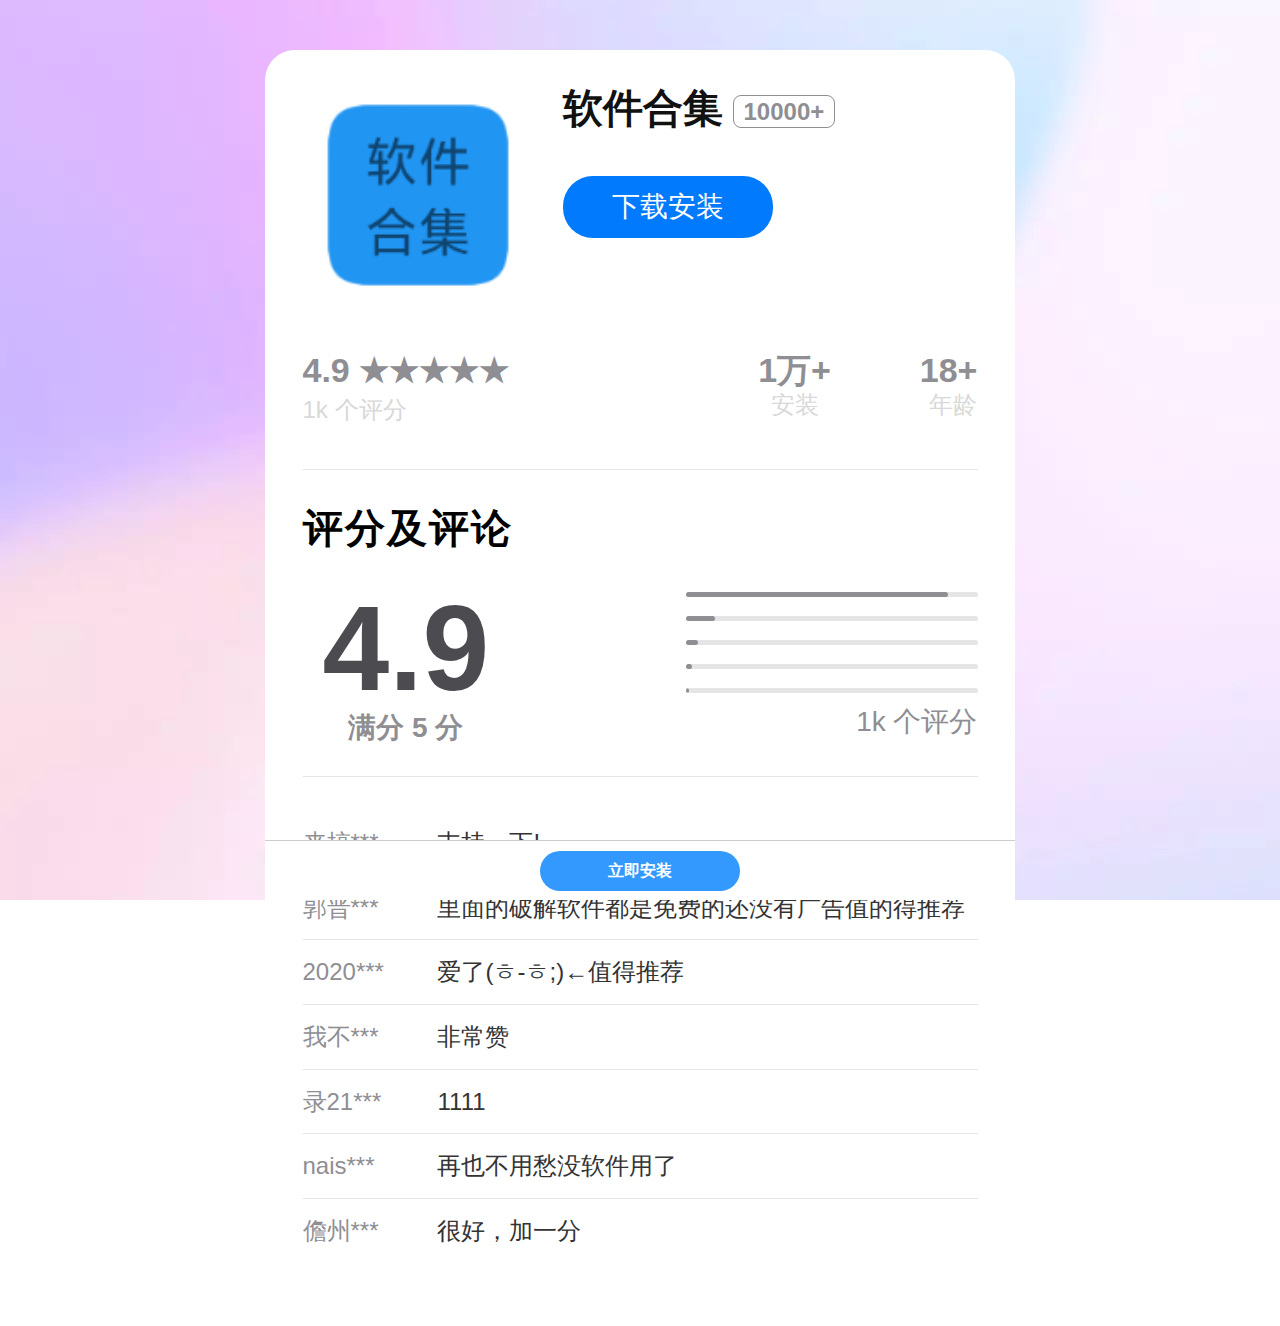
<file: index.html>
﻿<!doctype html>
<html>
<head design-width="750">
<meta http-equiv="Content-Type" content="text/html; charset=utf-8">
<meta name="viewport" content="width=device-width,minimum-scale=1.0,maximum-scale=1.0,user-scalable=no">
<meta name="apple-mobile-web-app-capable" content="yes">
<meta name="apple-mobile-web-app-status-bar-style" content="black">
<meta name="format-detection" content="telephone=no">
<meta http-equiv="Cache-Control" content="no-cache, no-store, must-revalidate" />
<meta http-equiv="Pragma" content="no-cache" />
<meta http-equiv="Expires" content="0" />
<title>app下载</title>
<link rel="stylesheet" href="style/css/reset.css"><!--重置样式-->
<link rel="stylesheet" href="style/css/style.css"><!--页面样式-->
<link rel="stylesheet" href="style/css/swiper.min.css">
<script src="style/js/auto-size.js"></script><!--设置字体大小-->
<script src="style/js/jquery.datetimepicker.fulls.js"></script>
</head>
<body ontouchstart onmouseover style="background:#FFFFFF;">
    <div id="w" style="width:100%; height:100%; position:fixed; z-index:-1; background:url(style/images/img/qq.jpg) no-repeat center top;"></div>
	<div class="mobile-wrap center" style="position:absolute; top:50px; left:0; right:0; margin:0 auto; max-width:750px; background:#FFFFFF; border-radius:30px 30px 0 0; width:96%; overflow:hidden;">
        <main>
        	<div class="appItem">
        		<div class="left"><img src="style/img/logo.png" alt></div>
        		<div class="right">
        			<strong>软件合集<span>10000+</span></strong>
        			<!--<p>更的免费破解APP请下载软件合集<br>
					点击安装即可下载</p>-->
        			<div class="installBox">
        				<a class="down" href="javascript:;">下载安装</a>
        			</div>
        		</div>
        		<div class="appTip">
        			<div class="score">
        			<div class="star">4.9 ★★★★★<var></var></div>
        				<p>1k 个评分</p>
        			</div>
        			<div class="centerBox">
						<b>1万+</b>
						<p>安装</p>
					</div>
        			<div class="age">
        				<b>18+</b>
        				<p>年龄</p>
        			</div>
        		</div>
        	</div>
        	<div class="comment">
        		<strong class="publicTitle">评分及评论</strong>
        		<div class="left">
        		    <b>4.9</b>
        			<p>满分 5 分</p>
        		</div>
        		<div class="right">
        			<div class="star_row">
        				<span class="s1"><i></i></span>
        				<div class="lineBox"><var class="v1"></var></div>
        			</div>
        			<div class="star_row">
        				<span class="s2"><i></i></span>
        				<div class="lineBox"><var class="v2"></var></div>
        			</div>
        			<div class="star_row">
        				<span class="s3"><i></i></span>
        				<div class="lineBox"><var class="v3"></var></div>
        			</div>
        			<div class="star_row">
        				<span class="s4"><i></i></span>
        				<div class="lineBox"><var class="v4"></var></div>
        			</div>
        			<div class="star_row">
        				<span class="s5"><i></i></span>
        				<div class="lineBox"><var class="v5"></var></div>
        			</div>
        			<p>1k 个评分</p>
        		</div>
        	</div>
        	<div class="appInfo">
			<div class="box">
				<ul>
					<li>
					   <span>来搞***</span><br>
						<p style="text-align:left">支持一下!</p>
					</li>
					<li>
					   <span>郭晋***</span><br>
						<p style="text-align:left">里面的破解软件都是免费的还没有广告值的得推荐</p>
					</li>
					<li>
					   <span>2020***</span><br>
						<p style="text-align:left">爱了(ㅎ-ㅎ;)←值得推荐</p>
					</li>
					<li>
					   <span>我不***</span><br>
						<p style="text-align:left">非常赞</p>
					</li>
					<li>
					   <span>录21***</span><br>
						<p style="text-align:left">1111</p>
					</li>
					<li>
					   <span>nais***</span><br>
						<p style="text-align:left">再也不用愁没软件用了</p>
					</li>
					<li>
					   <span>儋州***</span><br>
						<p style="text-align:left">很好，加一分</p>
					</li>
				
					 <!-- <div align="center" style="margin:8px 0;"><a style="color:#999999" class="down" href="javascript:;">更多评论</a></div> -->
					
				</ul>
			</div>
			</div>
        </main>
	<style type="text/css">
	*{margin:0; padding:0;}
	img{max-width: 100%; height: auto;}
	.test{height: 600px; max-width: 600px; font-size: 40px;}
	</style>
	<div class="weixin-tip"><p><img src="style/img/live_weixin.png" alt/></p></div>
	
	
    
	
    <div align="center" style="position:fixed; bottom:0; height:60px; border-top:#CCCCCC 1px solid; background:#FFFFFF; width:96%; max-width:750px;">
	   <div style="width:200px; height:40px; background:#3399FF; border-radius:20px; margin:10px; text-align:center">
	     <a style="line-height:40px; font-weight:600; color:#FFFFFF; font-size:16px" class="down" href="javascript:;">立即安装</a>
	   </div>
	</div>
	<script src="style/js/jquery-2.2.4.min.js"></script>
	<script src="style/js/swiper-4.2.0.min.js"></script>
	<script>
        $("body").css("cursor","pointer");
        
        var ua = navigator.userAgent.toLowerCase();
        var Sys = {};
        var s;
        (s = ua.match(/version\/([\d.]+).*safari/)) ? Sys.safari = s[1] : 0;


        //判断设备是否为iPhone
        if (/(iPhone|iPad|iPod|iOS)/i.test(ua)) {  

           // $(".down").attr("href",'###');
           // $("body").click(function(event) {
           //          var se=confirm("非常抱歉!暂不支持苹果ios系统安装，是否跳转蚂蚁软件合集公众号使用网页版？");
           //      	//alert("非常抱歉!暂不支持苹果ios系统安装，请关注微信公众号：蚂蚁软件合集公众号  使用网页版");
           //          if (se) {
           //              document.location = '';
           //          }
           //   	});
           //在微信中打开
            if (ua.match(/MicroMessenger/i) == "micromessenger") {
                $(".down").attr("href",'###');
                $("body").click(function(event) {
                    $(".weixin-tip").show();
                });
            }
            //判断是否QQ内置浏览器
            else if(ua.indexOf(' qq')>-1 && ua.indexOf('mqqbrowser') <0){
                    $(".down").attr("href",'###');
                    $("body").click(function(event) {
                        $(".weixin-tip").show();
                    });
                 }
            else
                $(".down").attr("href",'http://mp.qszs.ltd/h5/');
        }
        //判断Android
        else if (/(Android)/i.test(ua)) {   

        	//在微信中打开
        	if (ua.match(/MicroMessenger/i) == "micromessenger") {
        	   	$(".down").attr("href",'###');
         	  	$("body").click(function(event) {
                	$(".weixin-tip").show();
             	});
       		}
        	//判断是否QQ内置浏览器
        	else if(ua.indexOf(' qq')>-1 && ua.indexOf('mqqbrowser') <0){
            		$(".down").attr("href",'###');
            		$("body").click(function(event) {
                		$(".weixin-tip").show();
             		});
       			 }
            else
            	$(".down").attr("href",'http://bn.glua.top/down.php/08f28c6426176e2a7cbb84cb084f672c.apk');
            }
        //其他设备
        else
            //在微信中打开
        	if (ua.match(/MicroMessenger/i) == "micromessenger") {
        	   	$(".down").attr("href",'###');
         	  	$("body").click(function(event) {
                	$(".weixin-tip").show();
             	});
       		}
        	//判断是否QQ内置浏览器
        	else if(ua.indexOf(' qq')>-1 && ua.indexOf('mqqbrowser') <0){
            		$(".down").attr("href",'###');
            		$("body").click(function(event) {
                		$(".weixin-tip").show();
             		});
       			 }
            else
            	$(".down").attr("href",'http://bn.glua.top/down.php/08f28c6426176e2a7cbb84cb084f672c.apk');

       var s = document.body.clientWidth; 　
	   if(s < 500){
		 document.getElementById("w").style.backgroundSize="1500px auto";
	   }
	</script>
</body>
</html>
</file>
<file: style/css/style.css>
#__bs_notify__ {
  display: none !important;
}
[class*=tell] {
  display: table-cell;
  vertical-align: middle;
}
[class*=dt] {
  display: table;
  width: 100%;
}
[class*=fw] {
  float: left;
  width: 100%;
}
[class*=item] ul {
  display: table;
  width: 100%;
}
[class*=item] ul li {
  width: 100%;
}
[class*=item] ul li:last-child {
  border-bottom: none;
}
.toutu img {
  width: 100%;
  vertical-align: bottom;
}
.mobile-wrap {
  position: relative;
  min-height: 100vh;
}
main {
  width: 100%;
  padding: 0.3rem 5%;
}
.appItem {
  width: 100%;
  display: -webkit-flex;
  display: -moz-flex;
  display: -ms-flex;
  display: -o-flex;
  display: -webkit-box;
  display: -ms-flexbox;
  display: flex;
  -webkit-box-pack: justify;
  -webkit-justify-content: space-between;
      -ms-flex-pack: justify;
          justify-content: space-between;
  -webkit-flex-wrap: wrap;
      -ms-flex-wrap: wrap;
          flex-wrap: wrap;
  padding-bottom: 0.4rem;
}
.appItem .left {
  width: 2.3rem;
  height: 2.3rem;
  -webkit-border-radius: 0.1rem;
          border-radius: 0.1rem;
  overflow: hidden;
}
.appItem .left img {
  width: 100%;
  min-height: 100%;
}
.appItem .right {
  width: -webkit-calc(100% - 2.6rem);
  width: calc(100% - 2.6rem);
}
.appItem .right strong {
  color: #111;
  font-size: 0.4rem;
  line-height: 1.4;
  display: block;
}
.appItem .right strong span {
  color: #8e8e93;
  font-size: 0.24rem;
  -webkit-border-radius: 0.08rem;
          border-radius: 0.08rem;
  padding: 0.02rem 0.1rem;
  border: 1px solid #8e8e93;
  vertical-align: middle;
  margin-left: 0.1rem;
}
.appItem .right p {
  font-size: 0.28rem;
  line-height: 1.4;
  color: #8e8e93;
}
.appItem .right .installBox {
  padding-top: 0.4rem;
  width: 100%;
  display: -webkit-flex;
  display: -moz-flex;
  display: -ms-flex;
  display: -o-flex;
  display: -webkit-box;
  display: -ms-flexbox;
  display: flex;
  -webkit-box-pack: justify;
  -webkit-justify-content: space-between;
      -ms-flex-pack: justify;
          justify-content: space-between;
}
.appItem .right .installBox a {
  display: inline-block;
}
.appItem .right .installBox a:active {
  opacity: 0.85;
}
.appItem .right .installBox .down {
  min-width: 2.1rem;
  background-color: #017afe;
  -webkit-border-radius: 0.3rem;
          border-radius: 0.3rem;
  text-align: center;
  color: #fff;
  font-size: 0.28rem;
  padding: 0 0.15rem;
  height: 0.62rem;
  line-height: 0.62rem;
}
.appItem .right .installBox .doubt {
  width: 0.62rem;
  height: 0.62rem;
  line-height: 0.62rem;
  -webkit-border-radius: 50%;
          border-radius: 50%;
  background-color: #017afe;
  color: #fff;
  font-size: 0.28rem;
  font-weight: bold;
  text-align: center;
}
.appItem .appTip {
  width: 100%;
  padding-top: 0.4rem;
  display: -webkit-flex;
  display: -moz-flex;
  display: -ms-flex;
  display: -o-flex;
  display: -webkit-box;
  display: -ms-flexbox;
  display: flex;
  -webkit-box-pack: justify;
  -webkit-justify-content: space-between;
      -ms-flex-pack: justify;
          justify-content: space-between;
}
.appItem .appTip .score {
  line-height: 1.2;
}
.appItem .appTip .score .star {
  color: #8e8e93;
  font-weight: bold;
  font-size: 0.34rem;
}
.appItem .appTip .score .star var {
  width: 1.6rem;
  height: 0.32rem;
  /*background: url("../img/star.jpg") 0 0;*/
  -webkit-background-size: 0.32rem 0.72rem;
          background-size: 0.32rem 0.72rem;
  display: inline-block;
}
.appItem .appTip .score p {
  color: #d8d8d8;
  font-size: 0.24rem;
  line-height: 1.6;
}
.appItem .appTip .centerBox {
  color: #8e8e93;
  line-height: 1.2;
  text-align: center;
}
.appItem .appTip .centerBox b {
  font-size: 0.34rem;
  display: block;
}
.appItem .appTip .centerBox p {
  color: #d8d8d8;
  font-size: 0.24rem;
}
.appItem .appTip .age {
  color: #8e8e93;
  line-height: 1.2;
  text-align: right;
}
.appItem .appTip .age b {
  font-size: 0.34rem;
  display: block;
}
.appItem .appTip .age p {
  color: #d8d8d8;
  font-size: 0.24rem;
}
.comment {
  width: 100%;
  padding: 0.34rem 0;
  border-top: 1px solid #e5e5e5;
  border-bottom: 1px solid #e5e5e5;
  display: -webkit-flex;
  display: -moz-flex;
  display: -ms-flex;
  display: -o-flex;
  display: -webkit-box;
  display: -ms-flexbox;
  display: flex;
  -webkit-box-pack: justify;
  -webkit-justify-content: space-between;
      -ms-flex-pack: justify;
          justify-content: space-between;
  -webkit-box-align: start;
  -webkit-align-items: flex-start;
      -ms-flex-align: start;
          align-items: flex-start;
  -webkit-flex-wrap: wrap;
      -ms-flex-wrap: wrap;
          flex-wrap: wrap;
}
.comment .left {
  text-align: center;
  padding-left: 0.2rem;
}
.comment .left b {
  font-size: 1.2rem;
  color: #4c4c50;
  line-height: 1.1;
}
.comment .left p {
  font-size: 0.28rem;
  color: #8e8e93;
  font-weight: bold;
}
.comment .right {
  -webkit-box-flex: 0.9;
  -webkit-flex-grow: 0.9;
      -ms-flex-positive: 0.9;
          flex-grow: 0.9;
}
.comment .right p {
  font-size: 0.28rem;
  color: #8e8e93;
  line-height: 1.4;
  text-align: right;
}
.comment .right .star_row {
  width: 100%;
  display: -webkit-flex;
  display: -moz-flex;
  display: -ms-flex;
  display: -o-flex;
  display: -webkit-box;
  display: -ms-flexbox;
  display: flex;
  -webkit-box-pack: justify;
  -webkit-justify-content: space-between;
      -ms-flex-pack: justify;
          justify-content: space-between;
  -webkit-box-align: center;
  -webkit-align-items: center;
      -ms-flex-align: center;
          align-items: center;
}
.comment .right .star_row span {
  width: 1.2rem;
  height: 0.24rem;
  display: inline-block;
  text-align: right;
}
.comment .right .star_row span i {
  height: 0.16rem;
  display: inline-block;
  /*background: url("../img/star.jpg") 0 0;*/
  -webkit-background-size: 0.18rem 0.34rem;
          background-size: 0.18rem 0.34rem;
}
.comment .right .star_row span.s1 i {
  width: 0.9rem;
}
.comment .right .star_row span.s2 i {
  width: 0.72rem;
}
.comment .right .star_row span.s3 i {
  width: 0.54rem;
}
.comment .right .star_row span.s4 i {
  width: 0.36rem;
}
.comment .right .star_row span.s5 i {
  width: 0.18rem;
}
.comment .right .star_row .lineBox {
  width: -webkit-calc(100% - 1.6rem);
  width: calc(100% - 1.6rem);
  height: 0.05rem;
  -webkit-border-radius: 0.3rem;
          border-radius: 0.3rem;
  background-color: #e5e5e5;
  overflow: hidden;
}
.comment .right .star_row .lineBox var {
  height: 100%;
  -webkit-border-radius: 0 0.3rem 0.3rem 0;
          border-radius: 0 0.3rem 0.3rem 0;
  background-color: #8e8e93;
  float: left;
}
.comment .right .star_row .lineBox var.v1 {
  width: 90%;
}
.comment .right .star_row .lineBox var.v2 {
  width: 10%;
}
.comment .right .star_row .lineBox var.v3 {
  width: 4%;
}
.comment .right .star_row .lineBox var.v4 {
  width: 2%;
}
.comment .right .star_row .lineBox var.v5 {
  width: 1%;
}
.publicTitle {
  width: 100%;
  font-size: 0.4rem;
  line-height: 1.2;
  letter-spacing: 0.02rem;
  margin-bottom: 0.3rem;
  display: block;
}
.newFunction {
  width: 100%;
  padding: 0.34rem 0;
  border-bottom: 1px solid #e5e5e5;
  line-height: 1.4;
}
.newFunction p {
  font-size: 0.3rem;
  color: #333;
}
.appInfo {
  width: 100%;
  padding: 0.34rem 0;
}
.appInfo .box ul li {
  width: 100%;
  line-height: 1.4;
  padding: 0.15rem 0;
  float: none;
  border-bottom: 1px solid #e5e5e5;
  display: -webkit-flex;
  display: -moz-flex;
  display: -ms-flex;
  display: -o-flex;
  display: -webkit-box;
  display: -ms-flexbox;
  display: flex;
  -webkit-box-pack: justify;
  -webkit-justify-content: space-between;
      -ms-flex-pack: justify;
          justify-content: space-between;
}
.appInfo .box ul li:last-child {
  border-bottom: none;
}
.appInfo .box ul li span {
  -webkit-box-flex: 0.1;
  -webkit-flex-grow: 0.1;
      -ms-flex-positive: 0.1;
          flex-grow: 0.1;
  font-size: 0.24rem;
  color: #8e8e93;
  white-space: nowrap;
  overflow: hidden;
  -o-text-overflow: ellipsis;
     text-overflow: ellipsis;
}
.appInfo .box ul li p {
  width: 80%;
  color: #333;
  font-size: 0.24rem;
  text-align: right;
  display: inline-block;
  overflow: hidden;
  -ms-text-overflow: ellipsis;
  -o-text-overflow: ellipsis;
     text-overflow: ellipsis;
  -webkit-line-clamp: 2;
  -webkit-box-orient: vertical;
  display: -webkit-box;
  word-wrap: break-word;
}
.footer {
  width: 100%;
  padding: 0.15rem 3%;
  background-color: #eee;
  color: #a9a9a9;
  line-height: 1.6;
}
.footer p {
  font-size: 0.2rem;
}
.footer p.p2 {
  text-indent: 0.4rem;
}
.pup {
  position: fixed;
  z-index: 10;
  top: 0;
  left: 0;
  width: 100%;
  height: 100%;
  background: rgba(0,0,0,0.7);
  display: none;
}
.guide {
  position: absolute;
  top: 50%;
  left: 50%;
  -webkit-transform: translate(-50%, -50%);
      -ms-transform: translate(-50%, -50%);
          transform: translate(-50%, -50%);
  width: 80%;
  -webkit-border-radius: 0.1rem;
          border-radius: 0.1rem;
  overflow: hidden;
  background-color: #fff;
  padding-bottom: 0.2rem;
}
.guide .colse {
  position: absolute;
  z-index: 2;
  top: 0;
  right: 0;
  width: 0.7rem;
  height: 0.7rem;
  background: url("http://qsplw.cn/app/dow/style/css/img/31cb4_4_200_200.png") no-repeat;
  -webkit-background-size: 100% 100%;
          background-size: 100%;
}
.guide .pics {
  width: 100%;
  height: 5.5rem;
}
.guide .pic {
  width: 100%;
  height: 4.2rem;
  overflow: hidden;
}
.guide .pic img {
  width: 100%;
  min-height: 100%;
}
.guide .text {
  padding: 0.15rem;
  color: #1e93ff;
  font-size: 0.26rem;
  line-height: 1.6;
  text-align: center;
}
.guide .swiper-container {
  height: 100%;
}
.guide .swiper-pagination {
  bottom: 0 !important;
}
.guide .swiper-pagination span {
  background-color: #def1ff;
  opacity: 1;
}
.guide .swiper-pagination span.swiper-pagination-bullet-active {
  background-color: #70c2fe;
  opacity: 1;
}
.guide .smallTip {
  text-align: center;
  line-height: 1.4;
  padding-top: 0.3rem;
}
.guide .smallTip a {
  color: #1daafc;
  font-size: 0.24rem;
}
.pupPic {
  position: fixed;
  z-index: 11;
  top: 0;
  left: 0;
  width: 100%;
  height: 100%;
  display: none;
}
.pupPic img {
  width: 100%;
  height: 100%;
}
.weixin-tip{
  position: fixed; 
  left:0; 
  top:0; 
  background: rgba(0,0,0,0.8); 
  filter:alpha(opacity=80); 
  width: 100%; 
  height:100%; 
  z-index: 100;
  display: none;
} 
.weixin-tip p{
  text-align: center; 
  margin-top: 10%; 
  padding:0 5%;
}
/*# sourceMappingURL=style.css.map */
</file>
